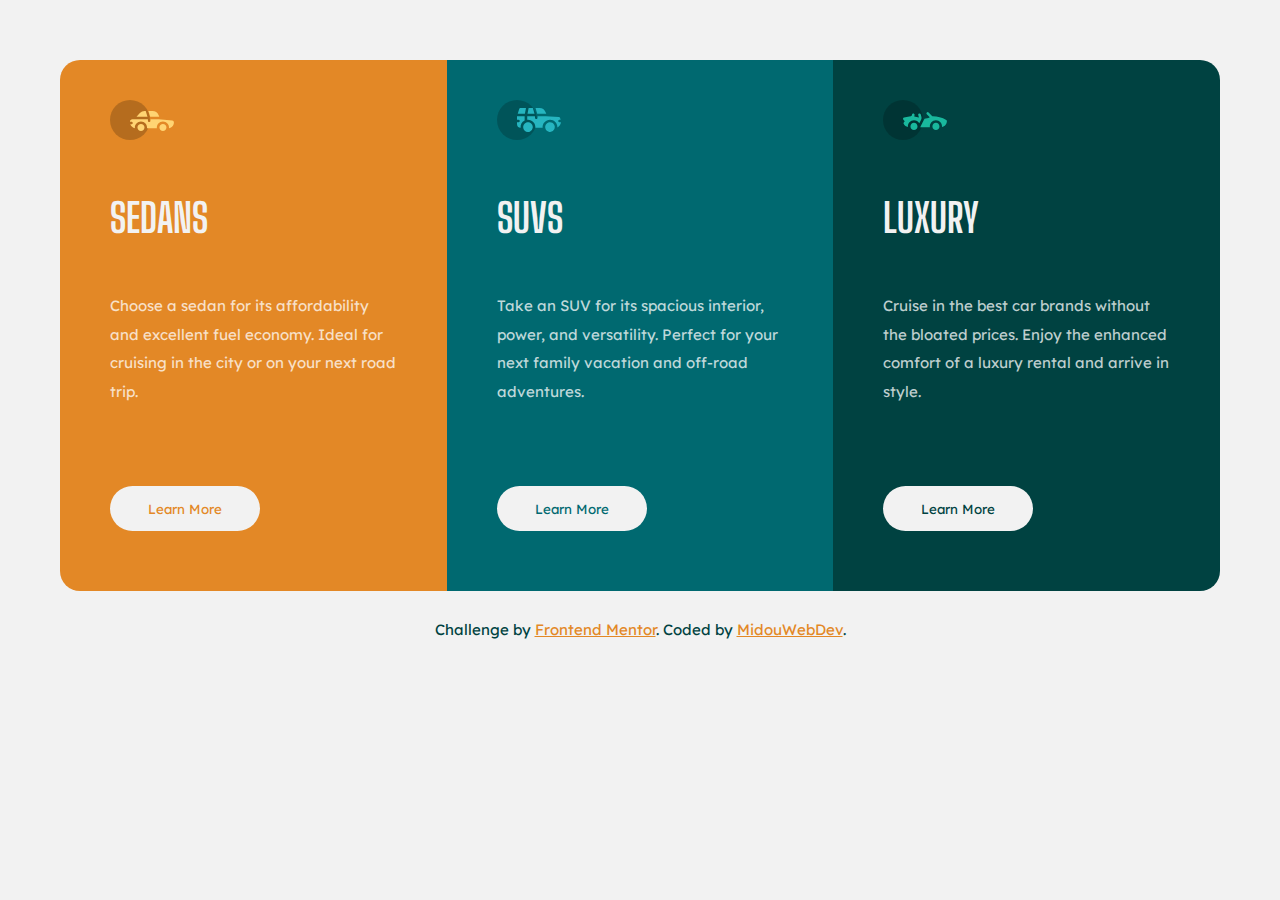
<file: 3-column-preview-card-component-main/index.html>
<!DOCTYPE html>
<html lang="en">
<head>
  <meta charset="UTF-8">
  <meta name="viewport" content="width=device-width, initial-scale=1.0">
  <link rel="icon" type="image/png" sizes="32x32" href="./images/favicon-32x32.png">
  <title>Frontend Mentor | 3-column preview card component (coded by MidouWebDev)</title>
  <link href="style.css" rel="stylesheet">
  <link href="https://fonts.googleapis.com/css2?family=Big+Shoulders+Display:wght@700&family=Lexend+Deca&display=swap" rel="stylesheet">
</head>
<body>
  <main>
    <div class="first-column">
      <img src="images/icon-sedans.svg" alt="icon-sedans">
      <h2>Sedans</h2>
      <p>Choose a sedan for its affordability and excellent fuel economy. Ideal for cruising in the city 
        or on your next road trip.</p>
      <button>Learn More</button>
    </div>
    <div class="second-column">
      <img src="images/icon-suvs.svg" alt="icon-suvs">
      <h2>SUVs</h2>
      <p>Take an SUV for its spacious interior, power, and versatility. Perfect for your next family vacation 
        and off-road adventures.</p>
      <button>Learn More</button>
    </div>
    <div class="third-column">
      <img src="images/icon-luxury.svg" alt="icon-luxury">
      <h2>Luxury</h2>
      <p>Cruise in the best car brands without the bloated prices. Enjoy the enhanced comfort of a luxury 
        rental and arrive in style.</p>
      <button>Learn More</button>
    </div>
  </main>
  <footer>
    <p class="attribution">
      Challenge by <a class="fem" href="https://www.frontendmentor.io?ref=challenge" target="_blank">Frontend Mentor</a>. 
      Coded by <a class="me" href="https://github.com/MidouWebDev">MidouWebDev</a>.
    </p>
  </footer>  
</body>
</html>
</file>
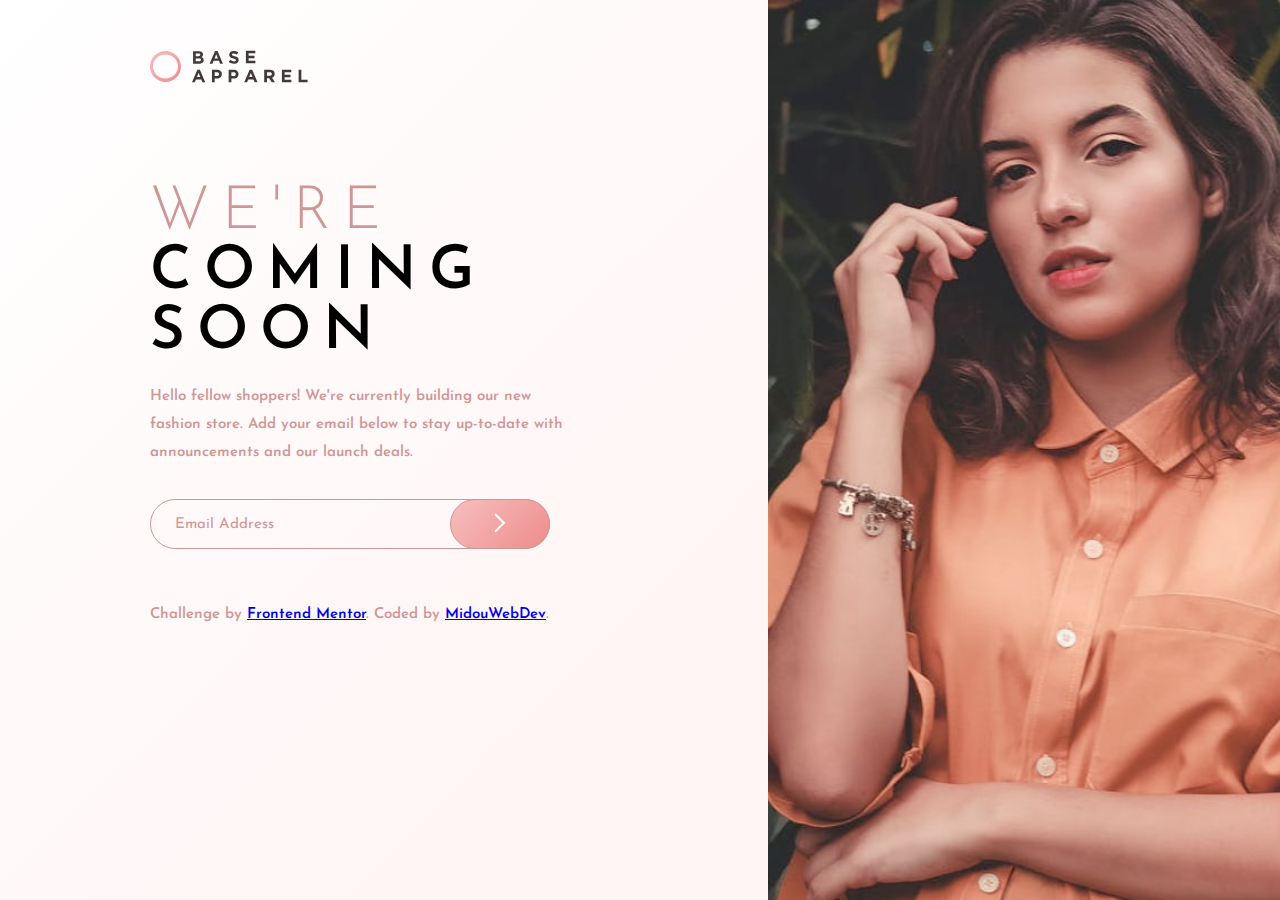
<file: base-apparel-coming-soon-master/index.html>
<!DOCTYPE html>
<html lang="en">
<head>
  <meta charset="UTF-8">
  <meta name="viewport" content="width=device-width, initial-scale=1.0">
  <link rel="icon" type="image/png" sizes="32x32" href="./images/favicon-32x32.png">  
  <title>Frontend Mentor | Base Apparel coming soon page</title>
  <link href="style.css" rel="stylesheet">
  <link href="https://fonts.googleapis.com/css2?family=Josefin+Sans:wght@300;400;600&display=swap" rel="stylesheet">
  <script defer src="script.js"></script>
</head>
<body>
  <main>
    <div class="left">
      <div class="logo">
        <img src="images/logo.svg" alt="logo">
      </div>
      <div class="text">
        <h1 class="coming-soon">
          <span class="we-are">We're</span>
          <br/>
          <span class="coming">coming</span>
          <br/>
          <span class="soon">soon</span>
        </h1>
        <p>
          Hello fellow shoppers! We're currently building our new fashion store. 
          Add your email below to stay up-to-date with announcements and our launch deals.
        </p>
      </div>
      <form id="form">
        <input
        id="email"
        type="email"
        placeholder="Email Address"
        autocomplete="off"
        >
        <button type="submit">
          <img class="arrow" src="images/icon-arrow.svg" alt="arrow">
        </button>
        <br/>
        <small>Error message goes here</small>
      </form>
      <div class="author">
        <p class="attribution">
          Challenge by <a href="https://www.frontendmentor.io?ref=challenge" target="_blank">Frontend Mentor</a>. 
          Coded by <a href="https://github.com/MidouWebDev">MidouWebDev</a>.
        </p>
      </div>
    </div>
    <div class="right">
      <!-- <div class="hero">
        <img src="images/hero-desktop.jpg" alt="hero">
      </div> -->
    </div>
  </main>
</body>
</html>
</file>
<file: 3-column-preview-card-component-main/style.css>
:root {
    --bright-orange : hsl(31, 77%, 52%);
    --dark-cyan : hsl(184, 100%, 22%);
    --very-dark-cyan : hsl(179, 100%, 13%);
    --transparent-white : hsl(0, 0%, 95%);
    --light-grey : hsla(0, 0%, 100%, 0.75);
}

* {
    margin: 0;
    padding: 0;
    box-sizing: border-box;
}

body {
    background-color: var(--transparent-white);
    overflow: hidden;
}

main {
    display: flex;
    margin: 60px;
}

.first-column, .second-column, .third-column {
    flex: 33%;
}

.first-column {
    background-color: var(--bright-orange);
    border-radius: 20px 0 0 20px;
}

.first-column button {
    color: var(--bright-orange);
}

.second-column {
    background-color: var(--dark-cyan);
}

.second-column button {
    color: var(--dark-cyan);
}

.third-column {
    background-color: var(--very-dark-cyan);
    border-radius: 0 20px 20px 0;
}

.third-column button {
    color: var(--very-dark-cyan);
}

h2 {
    font-family: 'Big Shoulders Display', cursive;
    text-transform: uppercase;
    color: var(--transparent-white);
    font-size: 40px;
    margin-bottom: 50px;
}

p {
    font-family: 'Lexend Deca', sans-serif;
    color: var(--light-grey);
    font-size: 15px;
    font-weight: 400;
    line-height: 1.9;
    margin-bottom: 80px;
}

button {
    width: 150px;
    height: 45px;
    border-radius: 50px;
    border: none;
    background-color: var(--transparent-white);
    margin-bottom: 50px;
    font-family: 'Lexend Deca', sans-serif;
    cursor: pointer;
    margin-bottom: 60px;
}

button:hover {
    border: 2px solid var(--transparent-white);
    color: var(--transparent-white);
    background: none;
}

img {
    margin-top: 40px;
    margin-bottom: 50px;
}

img, h2, p, button {
    margin-left: 50px;
    margin-right: 50px;
}

@media screen and (max-width:600px) {
    body {
        overflow: auto;
    }
    main {
        flex-direction: column;
        margin: 30px;
        padding-bottom: 30px;
    }
    .first-column {
        border-radius: 15px 15px 0 0;
    }
    .third-column {
        border-radius: 0 0 15px 15px;
    }
    .attribution {
        margin-bottom: 2rem;
    }
}

@media screen and (min-width:600px) and (max-width:769px) {
    body {
        margin-left: -3.25rem;
        overflow: hidden;
    }
}

footer {
    font-family: 'Lexend Deca', sans-serif;
    text-align: center;
}

.attribution {
    margin-top: -35px;
    color: var(--very-dark-cyan);
}


.fem, .me {
    color: var(--bright-orange);
}
</file>
<file: base-apparel-coming-soon-master/style.css>
* {
    margin: 0;
    padding: 0;
    box-sizing: border-box;
}

body {
    background: linear-gradient(135deg, hsl(0, 0%, 100%) 0%, hsl(0, 100%, 98%) 60%);
    overflow: hidden;
}

main {
    display: flex;
}

.left {
    flex: 60%;
    padding-left: 150px;
}

.right {
    flex: 40%;
    height: 100vh;
    background-image: url(images/hero-desktop.jpg);
    background-repeat: no-repeat;
    background-size: cover;
}

.logo {
    padding-top: 50px;
}

.we-are {
    color: hsl(0, 36%, 70%);
    font-weight: 300;
}

.coming-soon {
    font-family: 'Josefin Sans', sans-serif;
    font-weight: 600;
    font-size: 60px;
    text-transform: uppercase;
    letter-spacing: 12px;
}

.text {
    margin-top: 6rem;
}

p {
    width: 425px;
    margin-top: 1.25rem;
    font-family: 'Josefin Sans', sans-serif;
    font-weight: 600;
    font-size: 15px;
    line-height: 28px;
    color: hsl(0, 36%, 70%);
}

.hero {
    width: 520px;
}

form {
    padding-top: 2rem;
}

input {
    font-family: 'Josefin Sans', sans-serif;
    font-size: 15px;
    width: 400px;
    height: 45px;
    padding: 1.5rem;
    border-radius: 30px;
    border: 1px solid hsl(0, 36%, 70%);
    background-color: transparent;
    outline: none;
}

input::placeholder {
    color: hsl(0, 36%, 70%);
    font-size: 15px;
}

form {
    position: relative;
}

button {
    border-radius: 30px;
    position: absolute;
    z-index: 2;
    transform: translateX(-6.25rem);
    width: 100px;
    height: 50px;
    border: 1px solid hsl(0, 36%, 70%);
    background: linear-gradient(135deg, hsl(0, 80%, 86%), hsl(0, 74%, 74%));
    cursor: pointer;
    box-shadow: 0px 5px 10px linear-gradient(135deg, hsl(0, 80%, 86%), hsl(0, 74%, 74%));
}

button:hover {
    opacity: 0.5;
    transform: translate(-1, 1px);
    transition: all 0.5s ease;
}

#error-svg, small {
    display: none;
}

.author {
    padding-top: 2rem;
}

.error {
    color: hsl(0, 93%, 68%);
    font-weight: 600;
    font-size: 13px;
    padding-left: 1.5rem;
    margin-top: 0.75rem;
    font-family: 'Josefin Sans', sans-serif;
}

.input-error {
    border-color: hsl(0, 93%, 68%);
}

@media screen and (min-width:1000px) and (max-width:1200px) {
    .left {
        flex: 55%;
        padding-left: 110px;
    }
    .right {
        flex: 45%;
    }
}

@media screen and (min-width:950px) and (max-width:1000px) {
    .left {
        flex: 55%;
        padding-left: 90px;
    }
    .right {
        flex: 45%;
    }
}

@media screen and (min-width:768px) and (max-width:950px) {
    .left {
        padding-left: 70px;
        flex: 55%;
    }
    .right {
        flex: 45%;
    }
}

@media screen and (max-width:768px) {
    main {
        flex-direction: column;
    }
    .left {
        flex: 30%;
    }
}    

/* Not Responsive Yet */
</file>
